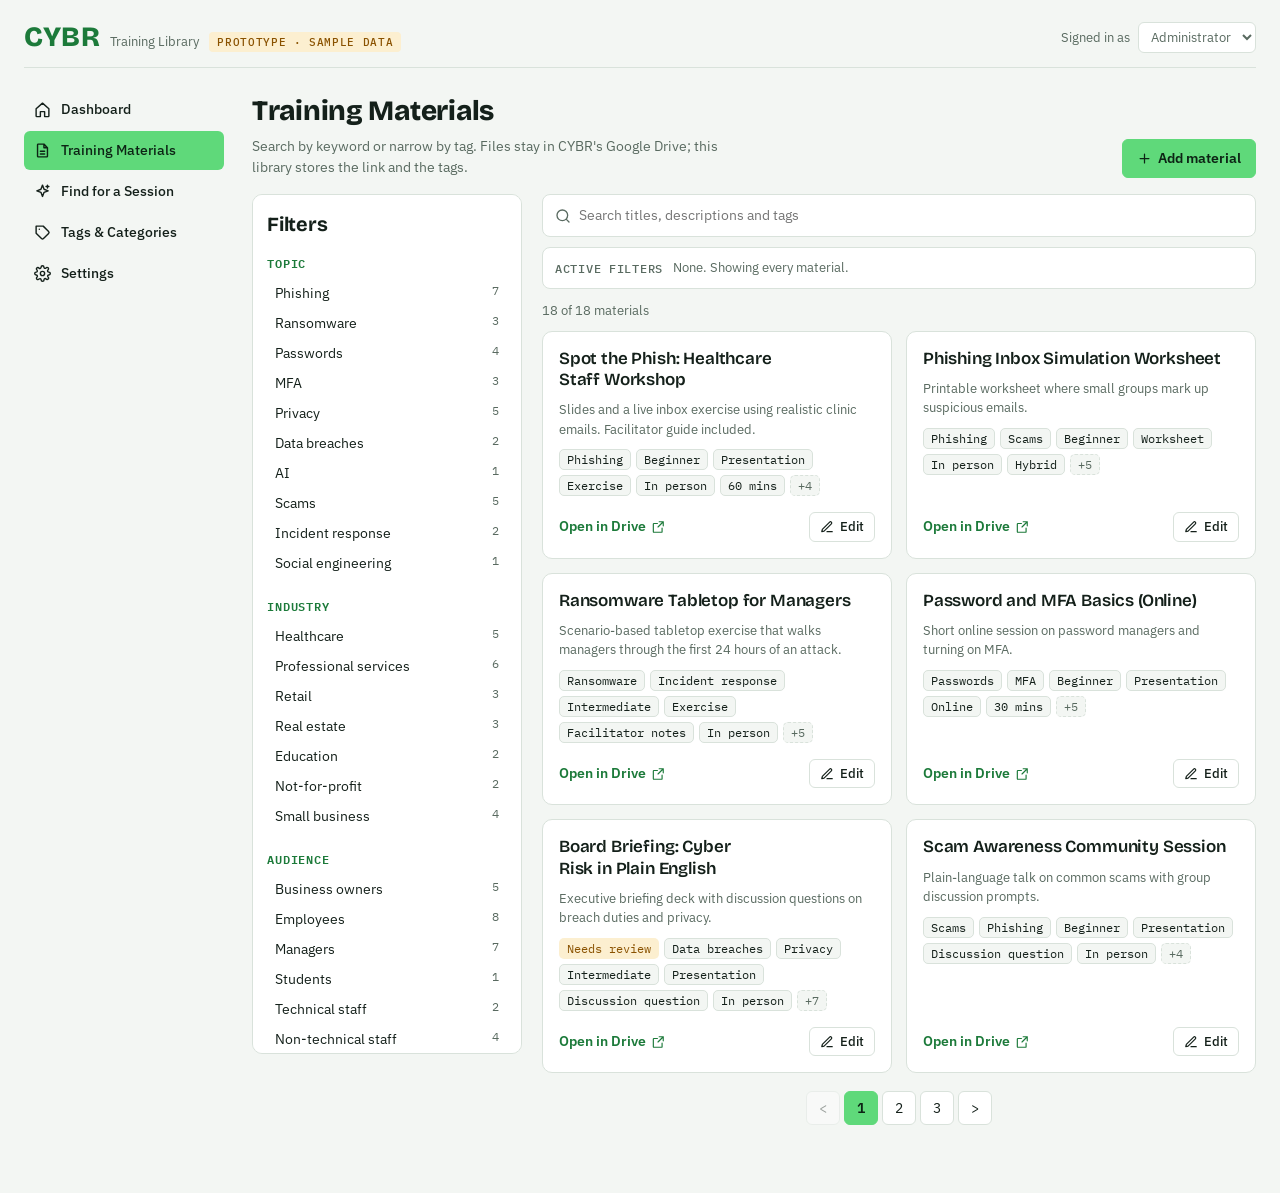
<file: index (1).html>
<!doctype html>
<html lang="en">
<head>
<meta charset="utf-8">
<meta name="viewport" content="width=device-width, initial-scale=1">
<title>CYBR Training Library</title>
<link rel="preconnect" href="https://fonts.googleapis.com">
<link rel="preconnect" href="https://fonts.gstatic.com" crossorigin>
<link href="https://fonts.googleapis.com/css2?family=Bricolage+Grotesque:opsz,wght@12..96,600;12..96,800&family=IBM+Plex+Sans:wght@400;500;600&family=IBM+Plex+Mono:wght@400;500&display=swap" rel="stylesheet">
<link rel="stylesheet" href="styles.css">
</head>
<body>

<div class="wrap">
  <header class="top">
    <div class="brand"><span class="logo">CYBR</span><small>Training Library</small><span class="proto">Prototype · sample data</span></div>
    <div class="who"><label for="role">Signed in as</label>
      <select id="role"><option value="admin">Administrator</option><option value="trainer">Trainer</option></select></div>
  </header>
  <div class="shell">
    <nav class="nav" id="nav" aria-label="Main"></nav>
    <main class="main" id="main"></main>
  </div>
</div>
<div id="modal"></div>
<div id="toast" aria-live="polite"></div>

<script src="app.js"></script>

</body>
</html>
</file>
<file: styles.css>
/* Layout: app shell with header, left nav (top tabs on phones), and a content pane.
   Library = filter panel + card grid; other views are single-column work surfaces. */
:root{
  --bg:#f3f6f3; --surface:#ffffff; --fg:#14201a; --muted:#596a60; --line:#d9e2db;
  --accent:#5fd97a; --accent-strong:#1c7a3a; --accent-soft:#dff6e5; --accent-ink:#0d2415;
  --warn:#8a5200; --warn-soft:#fcefd0; --danger:#b3261e; --danger-soft:#fde4e1;
  --f-display:"Bricolage Grotesque","IBM Plex Sans",system-ui,sans-serif;
  --f-body:"IBM Plex Sans",system-ui,-apple-system,"Segoe UI",sans-serif;
  --f-mono:"IBM Plex Mono",ui-monospace,Menlo,Consolas,monospace;
}
@media (prefers-color-scheme: dark){:root:not([data-theme="light"]){
  --bg:#0f1612; --surface:#17211b; --fg:#e6efe8; --muted:#98a99f; --line:#27352c;
  --accent:#5fd97a; --accent-strong:#6fe08a; --accent-soft:#1d3a28; --accent-ink:#0b1d11;
  --warn:#f0b85a; --warn-soft:#3a2d12; --danger:#ff8a80; --danger-soft:#3d1b18; color-scheme:dark}}
:root[data-theme="dark"]{
  --bg:#0f1612; --surface:#17211b; --fg:#e6efe8; --muted:#98a99f; --line:#27352c;
  --accent:#5fd97a; --accent-strong:#6fe08a; --accent-soft:#1d3a28; --accent-ink:#0b1d11;
  --warn:#f0b85a; --warn-soft:#3a2d12; --danger:#ff8a80; --danger-soft:#3d1b18; color-scheme:dark}

*{box-sizing:border-box}
body{background:var(--bg);color:var(--fg);font:400 14px/1.5 var(--f-body);
  padding-left:max(16px,env(safe-area-inset-left,0px));padding-right:max(16px,env(safe-area-inset-right,0px));padding-block:0}
button,input,select,textarea{font:inherit;color:inherit}
button{cursor:pointer}
:focus-visible{outline:2px solid var(--accent-strong);outline-offset:2px}
h1,h2,h3{font-family:var(--f-display);margin:0;text-wrap:balance;letter-spacing:-.01em}
.wrap{max-width:1240px;margin:0 auto}

/* header */
.top{display:flex;align-items:center;justify-content:space-between;gap:12px;padding-block:14px;border-bottom:1px solid var(--line);flex-wrap:wrap}
.brand{display:flex;align-items:baseline;gap:10px}
.logo{font:800 28px/1 var(--f-display);color:var(--accent-strong);letter-spacing:.02em}
.brand small{color:var(--muted);font-size:13px}
.who{display:flex;align-items:center;gap:8px;font-size:13px;color:var(--muted)}
.who select{background:var(--surface);border:1px solid var(--line);border-radius:6px;padding:5px 8px}
.proto{font:500 11px var(--f-mono);letter-spacing:.06em;text-transform:uppercase;background:var(--warn-soft);color:var(--warn);padding:3px 8px;border-radius:4px}

/* shell */
.shell{display:grid;grid-template-columns:200px minmax(0,1fr);gap:28px;padding-block:22px 60px}
.nav{display:flex;flex-direction:column;gap:2px;position:sticky;top:12px;align-self:start}
.nav button{display:flex;align-items:center;gap:10px;background:none;border:0;border-radius:6px;padding:9px 10px;text-align:left;color:var(--fg);font-weight:500}
.nav button:hover{background:var(--accent-soft)}
.nav button[aria-current="page"]{background:var(--accent);color:var(--accent-ink)}
.nav svg{width:17px;height:17px;flex:none}
.main{min-width:0}
@media (max-width:860px){
  .shell{grid-template-columns:minmax(0,1fr);gap:16px}
  .nav{flex-direction:row;overflow-x:auto;position:static;border-bottom:1px solid var(--line);padding-bottom:8px}
  .nav button{white-space:nowrap}
}

.pagehead{display:flex;justify-content:space-between;align-items:flex-end;gap:12px;flex-wrap:wrap;margin-bottom:16px}
.pagehead h1{font-size:28px;font-weight:800}
.pagehead p{margin:4px 0 0;color:var(--muted);max-width:60ch}

/* buttons */
.btn{display:inline-flex;align-items:center;gap:6px;border:1px solid var(--line);background:var(--surface);border-radius:6px;padding:8px 14px;font-weight:500}
.btn:hover{border-color:var(--accent-strong)}
.btn.primary{background:var(--accent);border-color:var(--accent);color:var(--accent-ink);font-weight:600}
.btn.primary:hover{filter:brightness(.95)}
.btn.danger{background:var(--danger-soft);border-color:var(--danger);color:var(--danger)}
.btn.sm{padding:4px 10px;font-size:13px}
.btn svg{width:15px;height:15px}
.iconbtn{background:none;border:1px solid transparent;border-radius:6px;padding:6px;display:inline-flex;color:var(--muted)}
.iconbtn:hover{border-color:var(--line);color:var(--fg)}
.iconbtn svg{width:17px;height:17px}

/* library */
.lib{display:grid;grid-template-columns:270px minmax(0,1fr);gap:20px;align-items:start}
@media (max-width:1000px){.lib{grid-template-columns:minmax(0,1fr)}}
.panel{background:var(--surface);border:1px solid var(--line);border-radius:10px}
.filters{padding:14px 14px 6px;max-height:calc(100vh - 40px);overflow-y:auto;position:sticky;top:12px}
@media (max-width:1000px){.filters{position:static;max-height:none}.filters:not([open]) .fbody{display:none}}
.filters summary{list-style:none;display:flex;justify-content:space-between;align-items:center;cursor:pointer}
.filters summary::-webkit-details-marker{display:none}
.filters h2{font-size:20px}
@media (min-width:1001px){.filters summary{pointer-events:none}.filters summary .tog{display:none}}
.fgroup{margin-top:14px}
.fgroup h3{font:600 12px var(--f-mono);letter-spacing:.07em;text-transform:uppercase;color:var(--accent-strong);margin-bottom:6px}
.fgroup h3 span{color:var(--muted);font-weight:400;text-transform:none;letter-spacing:0}
.opts{display:flex;flex-direction:column;gap:1px;padding-bottom:4px}
.opt{display:flex;justify-content:space-between;gap:8px;background:none;border:0;border-radius:5px;padding:4px 8px;text-align:left}
.opt:hover{background:var(--bg)}
.opt[aria-pressed="true"]{background:var(--accent-soft);color:var(--fg);font-weight:600;box-shadow:inset 0 0 0 1px var(--accent-strong)}
.opt i{font:400 12px var(--f-mono);color:var(--muted);font-style:normal}

.searchrow{display:flex;gap:10px;flex-wrap:wrap;align-items:center;margin-bottom:10px}
.search{flex:1 1 240px;display:flex;align-items:center;gap:8px;background:var(--surface);border:1px solid var(--line);border-radius:8px;padding:0 12px}
.search svg{width:16px;height:16px;color:var(--muted);flex:none}
.search input{border:0;background:none;padding:10px 0;width:100%;min-width:0;outline:0}
.search:focus-within{border-color:var(--accent-strong)}
.active{display:flex;gap:6px;flex-wrap:wrap;align-items:center;background:var(--surface);border:1px solid var(--line);border-radius:8px;padding:8px 12px;margin-bottom:12px;min-height:42px}
.active b{font:500 12px var(--f-mono);letter-spacing:.06em;text-transform:uppercase;color:var(--muted);margin-right:4px}
.fchip{display:inline-flex;gap:6px;align-items:center;background:var(--accent-soft);border:1px solid var(--accent-strong);color:var(--fg);border-radius:99px;padding:2px 6px 2px 10px;font-size:13px}
.fchip button{background:none;border:0;padding:0 2px;line-height:1;color:var(--muted)}
.count{color:var(--muted);font-size:13px;margin:0 0 10px}

.grid{display:grid;grid-template-columns:repeat(2,minmax(0,1fr));gap:14px}
@media (max-width:640px){.grid{grid-template-columns:minmax(0,1fr)}}
.card{background:var(--surface);border:1px solid var(--line);border-radius:10px;padding:16px;display:flex;flex-direction:column;gap:10px;min-width:0}
.card h3{font-size:17px;font-weight:600;line-height:1.25}
.card p{margin:0;color:var(--muted);font-size:13px;display:-webkit-box;-webkit-line-clamp:2;-webkit-box-orient:vertical;overflow:hidden}
.chips{display:flex;flex-wrap:wrap;gap:5px}
.chip{font:400 12px var(--f-mono);background:var(--bg);border:1px solid var(--line);border-radius:5px;padding:2px 7px;white-space:nowrap}
.chip.warn{background:var(--warn-soft);border-color:transparent;color:var(--warn)}
.chip.muted{opacity:.6;text-decoration:line-through}
.chip.more{border-style:dashed;color:var(--muted)}
.foot{display:flex;justify-content:space-between;align-items:center;margin-top:auto;padding-top:6px;gap:8px}
.foot a{color:var(--accent-strong);font-weight:600;text-decoration:none;display:inline-flex;gap:5px;align-items:center}
.foot a:hover{text-decoration:underline}
.foot svg{width:14px;height:14px}
.pager{display:flex;justify-content:center;gap:4px;margin-top:18px;flex-wrap:wrap}
.pager button{min-width:34px;height:34px;border:1px solid var(--line);background:var(--surface);border-radius:6px}
.pager button[aria-current="page"]{background:var(--accent);border-color:var(--accent);color:var(--accent-ink);font-weight:600}
.pager button:disabled{opacity:.4;cursor:default}
.empty{padding:40px 20px;text-align:center;color:var(--muted);border:1px dashed var(--line);border-radius:10px}

/* recommend */
.rec{display:grid;grid-template-columns:minmax(0,1fr) minmax(0,1.2fr);gap:20px;align-items:start}
@media (max-width:1000px){.rec{grid-template-columns:minmax(0,1fr)}}
.recform{padding:16px}
.recform .fgroup:first-of-type{margin-top:0}
.pillrow{display:flex;flex-wrap:wrap;gap:6px}
.pill{border:1px solid var(--line);background:var(--bg);border-radius:99px;padding:3px 11px;font-size:13px}
.pill:hover{border-color:var(--accent-strong)}
.pill[aria-pressed="true"]{background:var(--accent);border-color:var(--accent);color:var(--accent-ink);font-weight:600}
.notice{background:var(--accent-soft);border-radius:8px;padding:10px 12px;font-size:13px;margin-bottom:12px}
.result{padding:14px 16px;margin-bottom:12px;display:grid;gap:8px}
.result header{display:flex;justify-content:space-between;gap:12px;align-items:flex-start}
.result h3{font-size:17px;font-weight:600}
.score{font:600 20px var(--f-display);color:var(--accent-strong);white-space:nowrap;font-variant-numeric:tabular-nums}
.bar{height:6px;border-radius:3px;background:var(--bg);overflow:hidden}
.bar i{display:block;height:100%;background:var(--accent)}
.why{display:flex;flex-wrap:wrap;gap:5px}
.why .chip.ok{background:var(--accent-soft);border-color:transparent}
.why .chip.part{background:var(--warn-soft);border-color:transparent;color:var(--warn)}
.why .chip.miss{background:var(--danger-soft);border-color:transparent;color:var(--danger)}
.why .chip.nt{border-style:dashed;color:var(--muted)}
.sel{display:flex;gap:8px;align-items:center}
.sel input[type=checkbox]{width:16px;height:16px;accent-color:var(--accent-strong)}

/* tables */
.tablewrap{overflow-x:auto;background:var(--surface);border:1px solid var(--line);border-radius:10px}
table{border-collapse:collapse;width:100%;min-width:560px}
th{font:500 12px var(--f-mono);letter-spacing:.06em;text-transform:uppercase;color:var(--muted);text-align:left;background:var(--bg)}
th,td{padding:11px 14px;border-bottom:1px solid var(--line);vertical-align:middle}
tr:last-child td{border-bottom:0}
td.act{white-space:nowrap;text-align:right;width:1%}
.tagline{color:var(--muted);font-size:13px}
.kind{font:400 12px var(--f-mono);color:var(--muted)}
.lock{display:flex;gap:10px;align-items:center;background:var(--warn-soft);color:var(--warn);border-radius:8px;padding:10px 14px;margin-bottom:14px;font-weight:500}

/* dashboard */
.stats{display:grid;grid-template-columns:repeat(auto-fit,minmax(150px,1fr));gap:12px;margin-bottom:18px}
.stat{padding:14px 16px}
.stat b{display:block;font:800 30px/1.1 var(--f-display);font-variant-numeric:tabular-nums}
.stat span{color:var(--muted);font-size:13px}
.stat.flag b{color:var(--warn)}
.cov{display:grid;grid-template-columns:repeat(auto-fit,minmax(260px,1fr));gap:14px;margin-bottom:18px}
.cov .panel{padding:14px 16px}
.cov h3{font-size:16px;margin-bottom:10px}
.covrow{display:grid;grid-template-columns:minmax(0,120px) 1fr 26px;gap:8px;align-items:center;font-size:13px;margin-bottom:5px}
.covrow span:first-child{overflow:hidden;text-overflow:ellipsis;white-space:nowrap}
.covrow b{font:500 12px var(--f-mono);text-align:right;font-variant-numeric:tabular-nums}
.covrow.zero b{color:var(--warn)}
.listrow{display:flex;justify-content:space-between;gap:10px;align-items:center;padding:10px 14px;border-bottom:1px solid var(--line)}
.listrow:last-child{border-bottom:0}

/* modal */
.scrim{position:fixed;inset:0;background:rgba(8,16,11,.55);display:flex;align-items:flex-start;justify-content:center;padding:max(16px,env(safe-area-inset-top,0px)) max(16px,env(safe-area-inset-right,0px)) max(16px,env(safe-area-inset-bottom,0px)) max(16px,env(safe-area-inset-left,0px));overflow-y:auto;z-index:20}
.modal{background:var(--surface);border:1px solid var(--line);border-radius:12px;width:100%;max-width:720px;padding:20px;margin:auto 0}
.modal h2{font-size:22px;font-weight:800;margin-bottom:14px}
.field{display:grid;gap:5px;margin-bottom:14px;min-width:0}
.field>label,.field>.lab{font-weight:600;font-size:13px}
.field>label small,.field>.lab small{color:var(--muted);font-weight:400}
.in{width:100%;background:var(--bg);border:1px solid var(--line);border-radius:6px;padding:8px 10px}
.in:focus{border-color:var(--accent-strong);outline:0}
.two{display:grid;grid-template-columns:repeat(2,minmax(0,1fr));gap:0 16px}
@media (max-width:600px){.two{grid-template-columns:minmax(0,1fr)}}
.multi{display:flex;flex-wrap:wrap;gap:6px;border:1px solid var(--line);border-radius:8px;padding:8px;max-height:112px;overflow-y:auto;background:var(--bg)}
.mfoot{display:flex;justify-content:flex-end;gap:10px;margin-top:6px;flex-wrap:wrap}
.tagrow{display:flex;gap:6px;margin-bottom:6px}
.err{color:var(--danger);font-size:13px;margin:0 0 10px}
.toast{position:fixed;left:50%;transform:translateX(-50%);bottom:calc(20px + env(safe-area-inset-bottom,0px));background:var(--fg);color:var(--bg);padding:9px 16px;border-radius:8px;font-weight:500;z-index:30;max-width:90vw}
.sr{position:absolute;width:1px;height:1px;overflow:hidden;clip:rect(0 0 0 0)}
@media (prefers-reduced-motion:no-preference){.card,.result{transition:border-color .15s}.card:hover,.result:hover{border-color:var(--accent-strong)}}
</file>
